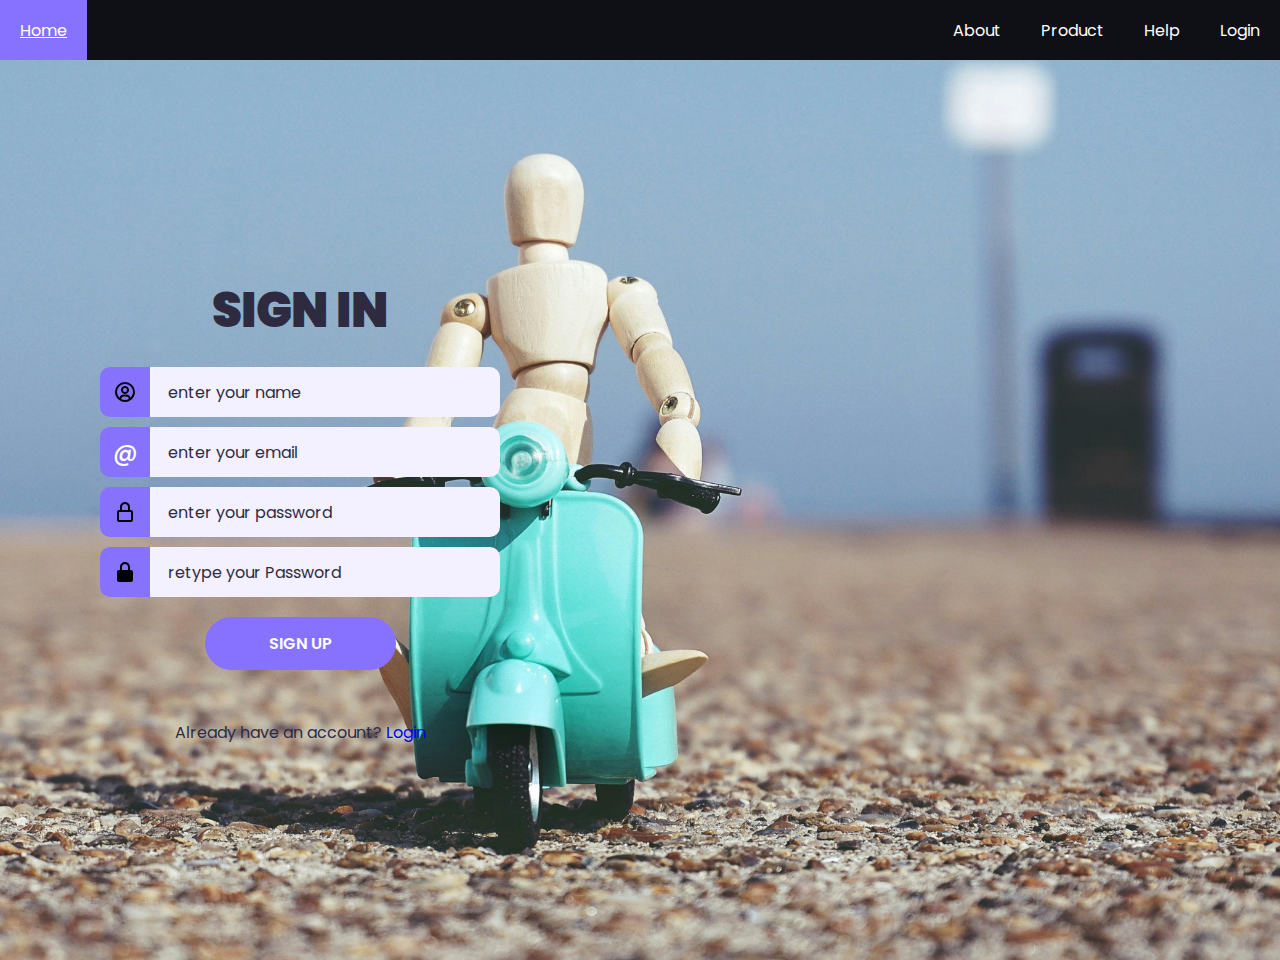
<file: index.html>
<!DOCTYPE html>
<html lang="en">
<head>
    <meta charset="UTF-8">
    <meta name="viewport" content="width=device-width, initial-scale=1.0">
    <title>Sign Up</title>
    <link rel="stylesheet" href="header.css">
    <link rel="stylesheet" href="sing.css">
    <script type="text/javascript" src="sing.js" defer></script>
</head>
<body>
    <nav>
        <input type="checkbox" id="sidebar-active">
        <label for="sidebar-active" class="open-sidebar-button">
            <svg xmlns="http://www.w3.org/2000/svg" height="32px" viewBox="0 -960 960 960" width="32px" fill="#5f6368"><path d="M120-240v-80h720v80H120Zm0-200v-80h720v80H120Zm0-200v-80h720v80H120Z"/></svg>
        </label>
        <div class="links-container">
            <label for="sidebar-active" class="close-sidebar-button">
                <svg xmlns="http://www.w3.org/2000/svg" height="32px" viewBox="0 -960 960 960" width="32px" fill="#5f6368"><path d="m256-200-56-56 224-224-224-224 56-56 224 224 224-224 56 56-224 224 224 224-56 56-224-224-224 224Z"/></svg>
            </label>
            <a href="login.html" class="home-link">Home</a>
            <a href="#">About</a>
            <a href="#">Product</a>
            <a href="#">Help</a>
            <a href="signing.html">Login</a>
        </div>
    </nav>
    <div class="wrapper">
        <h1>Sign In</h1>
        <p id="error-message"></p>
        <form id="form">
            <div>
                <label for="input-firstname">
                    <svg xmlns="http://www.w3.org/2000/svg" width="24" height="24" viewBox="0 0 24 24" style="fill: rgba(0, 0, 0, 1);"><path d="M12 2A10.13 10.13 0 0 0 2 12a10 10 0 0 0 4 7.92V20h.1a9.7 9.7 0 0 0 11.8 0h.1v-.08A10 10 0 0 0 22 12 10.13 10.13 0 0 0 12 2zM8.07 18.93A3 3 0 0 1 11 16.57h2a3 3 0 0 1 2.93 2.36 7.75 7.75 0 0 1-7.86 0zm9.54-1.29A5 5 0 0 0 13 14.57h-2a5 5 0 0 0-4.61 3.07A8 8 0 0 1 4 12a8.1 8.1 0 0 1 8-8 8.1 8.1 0 0 1 8 8 8 8 0 0 1-2.39 5.64z"></path><path d="M12 6a3.91 3.91 0 0 0-4 4 3.91 3.91 0 0 0 4 4 3.91 3.91 0 0 0 4-4 3.91 3.91 0 0 0-4-4zm0 6a1.91 1.91 0 0 1-2-2 1.91 1.91 0 0 1 2-2 1.91 1.91 0 0 1 2 2 1.91 1.91 0 0 1-2 2z"></path></svg>
                </label>
                <input type="text" id="input-firstname" placeholder="enter your name">
            </div>
            <div>
               <label for="input-email">
                <span>@</span>
               </label>
                <input type="email" id="input-email" placeholder="enter your email">
            </div>
            <div>
                <label for="input-password">
                    <svg xmlns="http://www.w3.org/2000/svg" width="24" height="24" viewBox="0 0 24 24" style="fill: rgba(0, 0, 0, 1);"><path d="M12 2C9.243 2 7 4.243 7 7v3H6c-1.103 0-2 .897-2 2v8c0 1.103.897 2 2 2h12c1.103 0 2-.897 2-2v-8c0-1.103-.897-2-2-2h-1V7c0-2.757-2.243-5-5-5zm6 10 .002 8H6v-8h12zm-9-2V7c0-1.654 1.346-3 3-3s3 1.346 3 3v3H9z"></path></svg>
                </label>
                <input type="password" id="input-password" placeholder="enter your password">
            </div>
            <div>
                <label for="input-retypePassword">
                    <svg xmlns="http://www.w3.org/2000/svg" width="24" height="24" viewBox="0 0 24 24" style="fill: rgba(0, 0, 0, 1);"><path d="M20 12c0-1.103-.897-2-2-2h-1V7c0-2.757-2.243-5-5-5S7 4.243 7 7v3H6c-1.103 0-2 .897-2 2v8c0 1.103.897 2 2 2h12c1.103 0 2-.897 2-2v-8zM9 7c0-1.654 1.346-3 3-3s3 1.346 3 3v3H9V7z"></path></svg>
                </label>
                <input type="password" id="input-retypePassword" placeholder="retype your Password">
            </div>
            <button type="submit">Sign up</button>
        </form>
        <p>Already have an account? <a href="signing.html">Login</a></p>
    </div>
</body>
</html>
</file>
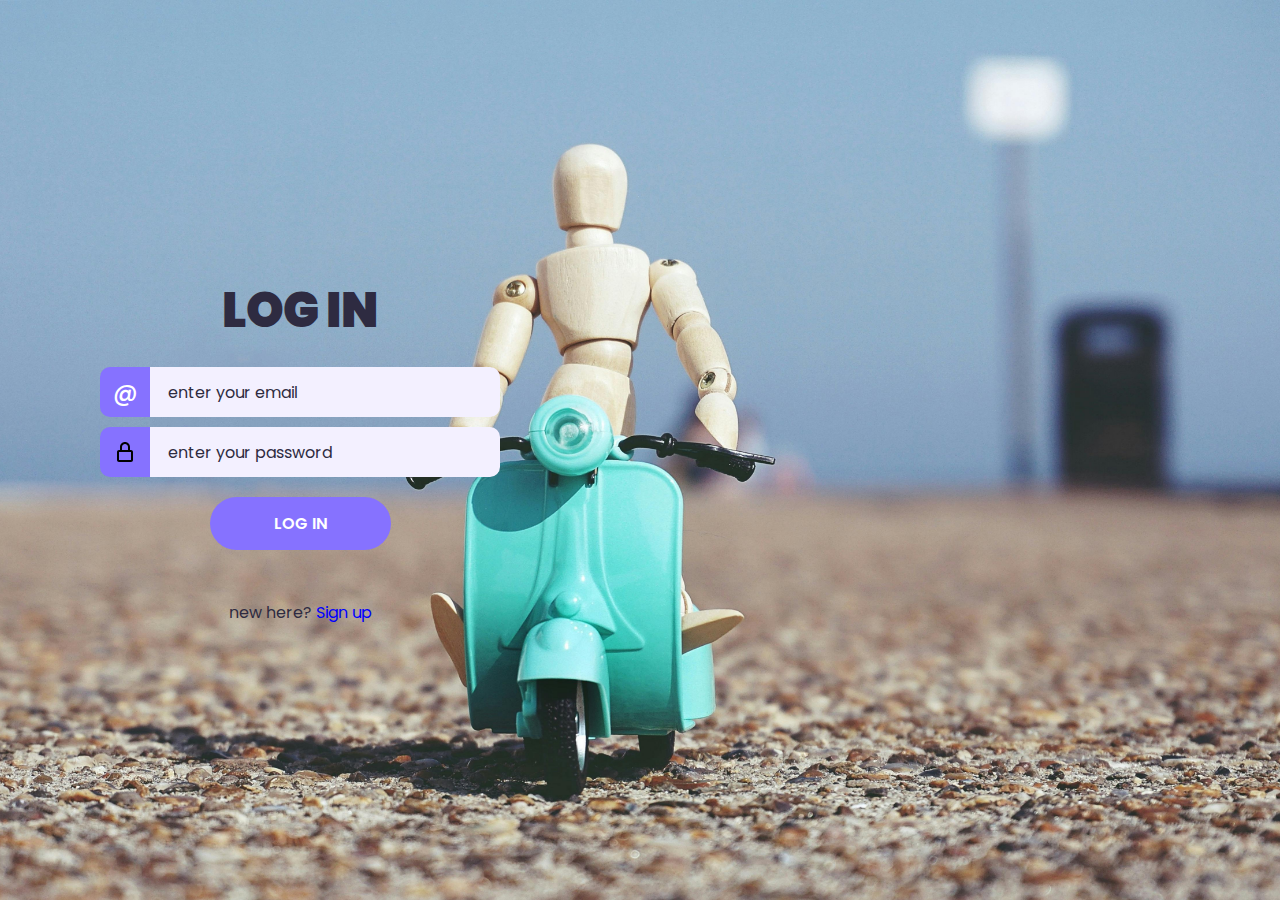
<file: signing.html>
<!DOCTYPE html>
<html lang="en">
<head>
    <meta charset="UTF-8">
    <meta name="viewport" content="width=device-width, initial-scale=1.0">
    <title>Log in</title>
    <link rel="stylesheet" href="sing.css">
    <script type="text/javascript" src="sing.js" defer></script>
</head>
<body>
    <div class="wrapper">
        <h1>Log in</h1>
        <p id="error-message"></p>
        <form id="form">
          
            <div>
               <label for="input-email">
                <span>@</span>
               </label>
                <input type="email" id="input-email" placeholder="enter your email">
            </div>
            <div>
                <label for="input-password">
                    <svg xmlns="http://www.w3.org/2000/svg" width="24" height="24" viewBox="0 0 24 24" style="fill: rgba(0, 0, 0, 1);"><path d="M12 2C9.243 2 7 4.243 7 7v3H6c-1.103 0-2 .897-2 2v8c0 1.103.897 2 2 2h12c1.103 0 2-.897 2-2v-8c0-1.103-.897-2-2-2h-1V7c0-2.757-2.243-5-5-5zm6 10 .002 8H6v-8h12zm-9-2V7c0-1.654 1.346-3 3-3s3 1.346 3 3v3H9z"></path></svg>
                </label>
                <input type="password" id="input-password" placeholder="enter your password">
            </div>
          
            <button type="submit">Log in</button>
        </form>
        <p>new here? <a href="index.html">Sign up</a></p>
    </div>
</body>
</html>
</file>
<file: header.css>
@import url('https://fonts.googleapis.com/css2?family=Poppins:ital,wght@0,100;0,200;0,300;0,400;0,500;0,600;0,700;0,800;0,900&display=swap');
:root{
    --color-1:#0f1016;
    --text-color:#f0f0f0;
    --accent-color:#006aff;
}
*{
    margin: 0;
    padding: 0;
}
nav{
    height: 60px;
    background-color: var(--color-1);
    display: flex;
    justify-content: flex-end;
    align-items: center;
    cursor: pointer;
}
.links-container{
    height: 100%;
    width: 100%;
    display: flex;
    flex-direction: row;
    align-items: center;
}
nav a{
    height: 100%;
    padding: 0 20px;
    display: flex;
    align-items: center;
    text-decoration: none;
    color: white;
    transition: 0.3s;
}
nav a:hover{
    background-color: var(--accent-color);
}
nav .home-link{
    margin-right: auto;
}
nav svg{
    fill:white
}
#sidebar-active{
    display: none;
}
.open-sidebar-button, .close-sidebar-button{
    display: none;
}
@media(max-width: 450px){
    .links-container{
        flex-direction: column;
        align-items: flex-start;
        position: fixed;
        top: 0;
        right: -100%;
        z-index: 10;
        width: 300px;
        background-color: var(--color-1);
        box-shadow: -5px 0 5px rgba(0, 0, 0, 0.25);
        transition: right 0.3s ease-out;
    }
    nav a{
        box-sizing: border-box;
        height: auto;
        width: 100%;
        padding: 20px 30px;
        justify-content: flex-start;
    }
    .open-sidebar-button, .close-sidebar-button{
        padding: 20px;
        display: block;
    }
    #sidebar-active:checked ~ .links-container{
        right: 0;
    }
}
</file>
<file: sing.css>
@import url('https://fonts.googleapis.com/css2?family=Poppins:ital,wght@0,100;0,200;0,300;0,400;0,500;0,600;0,700;0,800;0,900;1,100;1,200;1,300;1,400;1,500;1,600;1,700;1,800;1,900&display=swap');

:root{
    --accent-color:#8672FF;
    --base-color:white;
    --text-color:#2E2B41;
    --input-color:#F3F0FF;
}
*{
    margin: 0;
    padding: 0;
}
html{
    font-family:Poppins,Segoe UI,sans-serif ;
    font-size: 12pt;
    color: var(--text-color);
    text-align: center;
}
body{
    min-height: 100vh;
    background-image: url(pexels-suzyhazelwood-2882361.jpg);
    background-size: cover;
    background-position: right;
    overflow: hidden;
}
.wrapper{
    box-sizing: border-box;
   
    height: 100vh;
    width: max(40%,600px);
    padding: 10px;
    border-radius: 0 20px 20px 0;
    display: flex;
    flex-direction: column;
    align-items: center;
    justify-content: center;
    
}
h1{
    font-size: 3rem;
    font-weight: 900;
    text-transform: uppercase;
}
form{
    width:min(400px,100%);
    margin-top: 20px;
    margin-bottom:50px;
    display: flex;
    flex-direction: column;
    align-items: center;
    gap: 10px;
 
}
form > div{
    width: 100%;
    display: flex;
    justify-content: center;
}
form label{
    flex-shrink: 0;
    height: 50px;
    width: 50px;
    background-color: var(--accent-color);
    fill: var(--base-color);
    color: var(--base-color);
    border-radius: 10px 0 0 10px;
    display: flex;
    justify-content: center;
    align-items: center;
    font-size: 1.5rem;
    font-weight: 500;
}
form input{
    box-sizing: border-box;
    flex-grow: 1;
    min-width:0;
    height: 50px;
    padding: 1em;
    font: inherit;
    border-radius: 0 10px 10px 0;
    border-left:none;
    background-color: var(--input-color);
    border: 2px solid var(--input-color);
      transition: 150ms ease;
}
form input:hover{
    border-color: var(--accent-color);
    
}
form input:focus{
    outline: none;
    border-color: var(--text-color);
}
div:has(input:focus)label{
    background-color: var(--text-color);
}
form input::placeholder{
    color: var(--text-color);
    opacity: 1;
}
form button{
    margin-top: 10px;
    border: none;
    border-radius: 1000px;
    padding: .85em 4em;
    background-color: var(--accent-color);
    color: var(--base-color);
    font: inherit;
    font-weight: 600;
    text-transform: uppercase;
    cursor: pointer;
}
form button:hover{
    background-color: var(--text-color);
}
form button:focus{
    outline: none;
    background-color: var(--text-color);
}
a{
    text-decoration: none;
    color: blue;
}
a:hover{
    text-decoration: underline;
}
@media(max-width:1100px){
    .wrapper{
        width:min(600px,100%);
        border-radius: 0;
    }
}
form div.incorrect label{
background-color: #f06272;
}
form div.incorrect input{
    border-color: #f06272;
}
</file>
